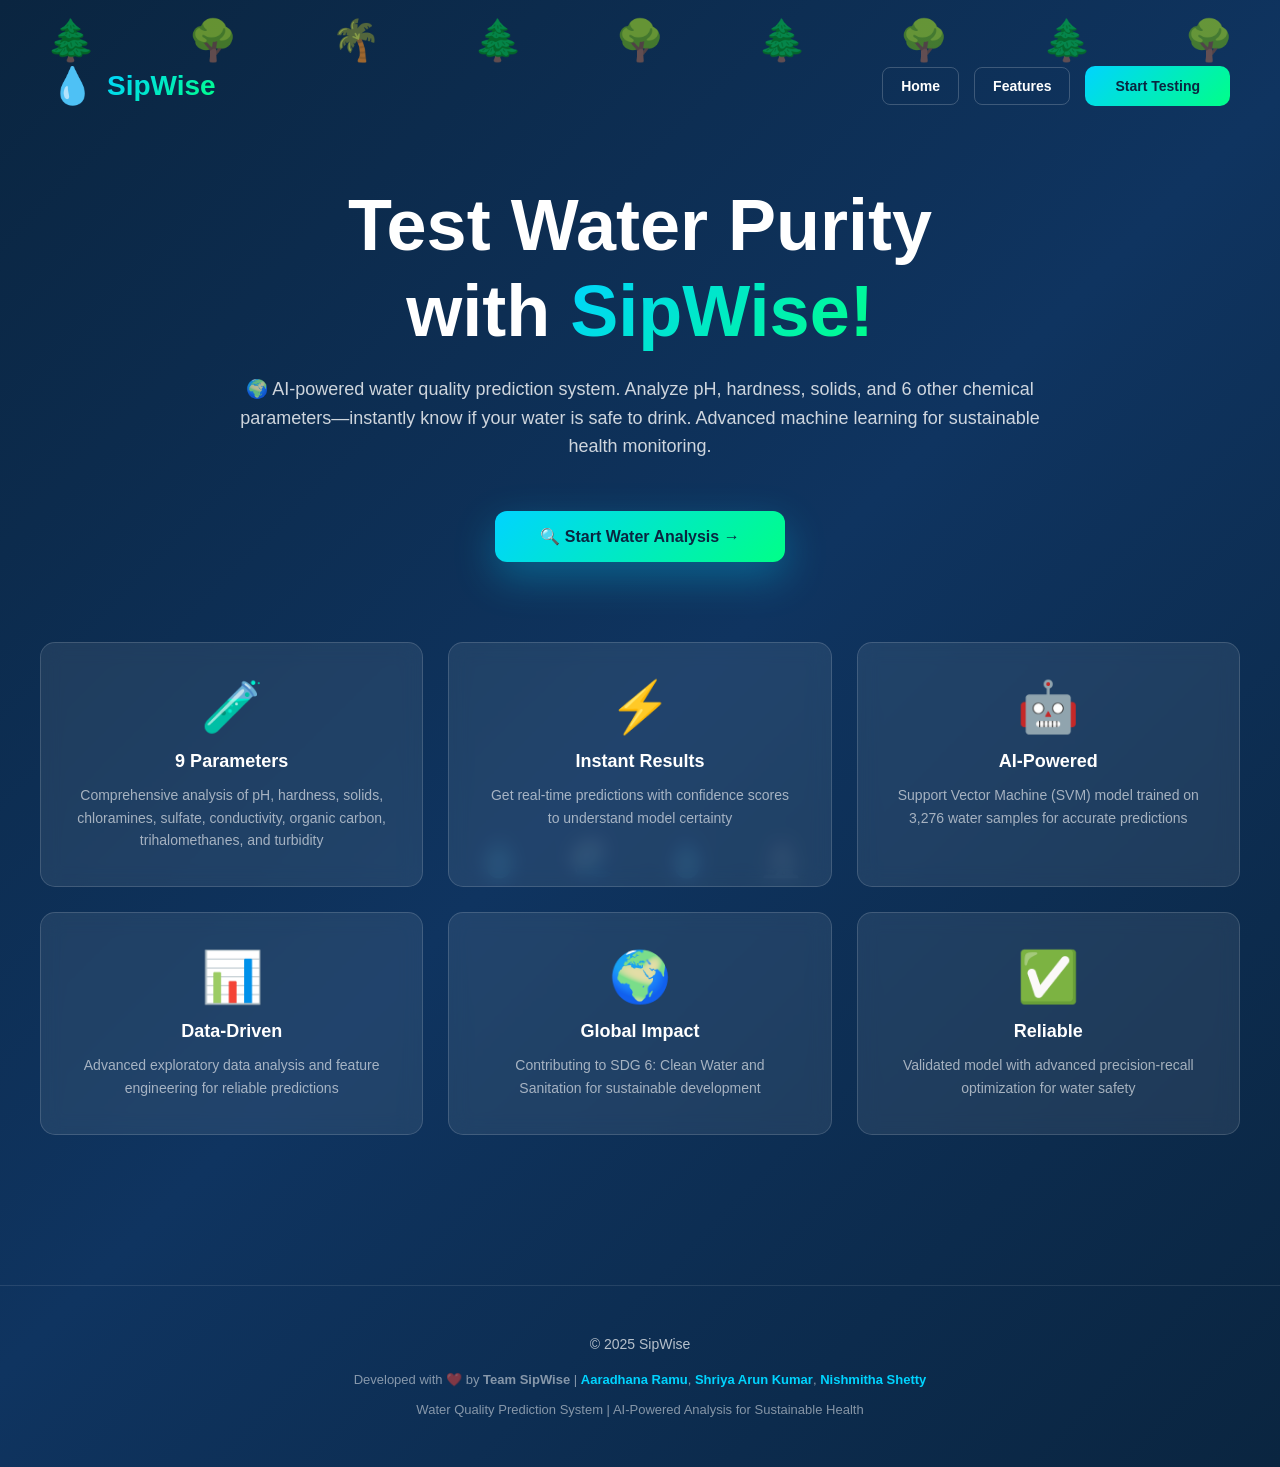
<file: Templates/index.html>
<!DOCTYPE html>
<html lang="en">
<head>
    <meta charset="UTF-8">
    <meta name="viewport" content="width=device-width, initial-scale=1.0">
    <title>SipWise - Home</title>
    <style>
        * { margin: 0; padding: 0; box-sizing: border-box; }

        @keyframes float {
            0%, 100% { transform: translateY(0px) rotate(0deg); }
            50% { transform: translateY(-15px) rotate(5deg); }
        }

        @keyframes fadeInUp {
            from { opacity: 0; transform: translateY(30px); }
            to { opacity: 1; transform: translateY(0); }
        }

        body {
            font-family: 'Segoe UI', -apple-system, BlinkMacSystemFont, sans-serif;
            background: linear-gradient(135deg, #0a2540 0%, #0f3460 50%, #0a2540 100%);
            min-height: 100vh;
            display: flex;
            flex-direction: column;
            color: white;
            position: relative;
            overflow-x: hidden;
        }

        /* Floating trees/emojis at top */
        .top-emojis {
            position: absolute;
            top: 0;
            left: 0;
            right: 0;
            height: 80px;
            display: flex;
            justify-content: space-around;
            align-items: center;
            font-size: 40px;
            opacity: 0.7;
            z-index: 1;
            pointer-events: none;
        }

        .top-emojis span {
            animation: float 6s ease-in-out infinite;
        }

        .top-emojis span:nth-child(1) { animation-delay: 0s; }
        .top-emojis span:nth-child(2) { animation-delay: 0.5s; }
        .top-emojis span:nth-child(3) { animation-delay: 1s; }
        .top-emojis span:nth-child(4) { animation-delay: 1.5s; }
        .top-emojis span:nth-child(5) { animation-delay: 2s; }
        .top-emojis span:nth-child(6) { animation-delay: 2.5s; }
        .top-emojis span:nth-child(7) { animation-delay: 3s; }
        .top-emojis span:nth-child(8) { animation-delay: 3.5s; }
        .top-emojis span:nth-child(9) { animation-delay: 4s; }

        /* Header */
        header {
            padding: 25px 50px;
            display: flex;
            justify-content: space-between;
            align-items: center;
            position: relative;
            z-index: 100;
            margin-top: 40px;
        }

        .logo {
            display: flex;
            align-items: center;
            gap: 12px;
            font-size: 28px;
            font-weight: 700;
            animation: fadeInUp 0.8s ease-out;
        }

        .logo-icon {
            font-size: 36px;
            animation: float 3s ease-in-out infinite;
        }

        .logo-text {
            background: linear-gradient(135deg, #00d4ff 0%, #00ff88 100%);
            -webkit-background-clip: text;
            -webkit-text-fill-color: transparent;
            background-clip: text;
        }

        .nav-links {
            display: flex;
            gap: 15px;
            align-items: center;
            animation: fadeInUp 1s ease-out;
        }

        .nav-link {
            color: white;
            text-decoration: none;
            font-size: 14px;
            font-weight: 600;
            padding: 10px 18px;
            border-radius: 8px;
            transition: all 0.3s ease;
            border: 1px solid rgba(255, 255, 255, 0.2);
        }

        .nav-link:hover {
            background: rgba(255, 255, 255, 0.1);
            border-color: #00d4ff;
        }

        .start-btn {
            background: linear-gradient(135deg, #00d4ff 0%, #00ff88 100%);
            color: #0a2540;
            padding: 12px 30px;
            border: none;
            border-radius: 10px;
            font-size: 14px;
            font-weight: 700;
            cursor: pointer;
            transition: all 0.3s ease;
            text-decoration: none;
            display: inline-block;
        }

        .start-btn:hover {
            background: #00ff88;
            transform: translateY(-3px);
            box-shadow: 0 10px 30px rgba(0, 255, 136, 0.4);
        }

        /* Hero Section */
        .hero {
            flex: 1;
            display: flex;
            flex-direction: column;
            justify-content: center;
            align-items: center;
            text-align: center;
            padding: 50px 30px;
            position: relative;
            z-index: 10;
        }

        h1 {
            font-size: 72px;
            font-weight: 800;
            margin-bottom: 20px;
            line-height: 1.2;
            animation: fadeInUp 0.8s ease-out;
        }

        .gradient-text {
            background: linear-gradient(135deg, #00d4ff 0%, #00ff88 100%);
            -webkit-background-clip: text;
            -webkit-text-fill-color: transparent;
            background-clip: text;
        }

        .subtitle {
            font-size: 18px;
            color: rgba(255, 255, 255, 0.8);
            max-width: 800px;
            margin: 0 auto 50px;
            line-height: 1.6;
            animation: fadeInUp 1s ease-out;
        }

        .cta-button {
            background: linear-gradient(135deg, #00d4ff 0%, #00ff88 100%);
            color: #0a2540;
            padding: 16px 45px;
            border: none;
            border-radius: 12px;
            font-size: 16px;
            font-weight: 700;
            cursor: pointer;
            transition: all 0.3s ease;
            text-decoration: none;
            display: inline-block;
            box-shadow: 0 15px 40px rgba(0, 212, 255, 0.3);
            animation: fadeInUp 1.2s ease-out;
        }

        .cta-button:hover {
            transform: translateY(-5px);
            box-shadow: 0 20px 50px rgba(0, 212, 255, 0.5);
        }

        /* Features Grid */
        .features {
            display: grid;
            grid-template-columns: repeat(auto-fit, minmax(300px, 1fr));
            gap: 25px;
            max-width: 1200px;
            width: 100%;
            margin-top: 80px;
            animation: fadeInUp 1.4s ease-out;
        }

        .feature-card {
            background: rgba(255, 255, 255, 0.08);
            backdrop-filter: blur(10px);
            border: 1px solid rgba(255, 255, 255, 0.15);
            padding: 35px;
            border-radius: 15px;
            text-align: center;
            transition: all 0.3s ease;
            cursor: pointer;
        }

        .feature-card:hover {
            background: rgba(255, 255, 255, 0.12);
            border-color: #00d4ff;
            transform: translateY(-10px);
            box-shadow: 0 10px 30px rgba(0, 212, 255, 0.2);
        }

        .feature-icon {
            font-size: 50px;
            margin-bottom: 15px;
            display: block;
        }

        .feature-title {
            font-size: 18px;
            font-weight: 700;
            margin-bottom: 12px;
            color: white;
        }

        .feature-text {
            font-size: 14px;
            color: rgba(255, 255, 255, 0.6);
            line-height: 1.6;
        }

        /* Footer */
        footer {
            margin-top: 100px;
            padding: 50px 30px;
            text-align: center;
            border-top: 1px solid rgba(255, 255, 255, 0.1);
            position: relative;
            z-index: 10;
        }

        .footer-content {
            max-width: 1200px;
            margin: 0 auto;
        }

        .footer-title {
            font-size: 14px;
            color: rgba(255, 255, 255, 0.7);
            margin-bottom: 20px;
        }

        .footer-text {
            font-size: 13px;
            color: rgba(255, 255, 255, 0.5);
            margin-top: 15px;
        }

        .footer-text a {
            color: #00d4ff;
            text-decoration: none;
            font-weight: 600;
        }

        .footer-text a:hover {
            text-decoration: underline;
        }

        .bottom-emojis {
            position: fixed;
            bottom: 20px;
            left: 0;
            right: 0;
            display: flex;
            justify-content: center;
            gap: 50px;
            font-size: 35px;
            opacity: 0.15;
            z-index: 1;
            pointer-events: none;
        }

        .bottom-emojis span {
            animation: float 5s ease-in-out infinite;
        }

        .bottom-emojis span:nth-child(1) { animation-delay: 0s; }
        .bottom-emojis span:nth-child(2) { animation-delay: 0.5s; }
        .bottom-emojis span:nth-child(3) { animation-delay: 1s; }
        .bottom-emojis span:nth-child(4) { animation-delay: 1.5s; }

        @media (max-width: 768px) {
            h1 { font-size: 42px; }
            .subtitle { font-size: 16px; }
            header { padding: 20px 25px; flex-direction: column; gap: 20px; }
            .nav-links { flex-direction: column; width: 100%; }
            .nav-link, .start-btn { width: 100%; text-align: center; }
            .features { margin-top: 50px; }
            footer { padding: 30px 20px; }
        }
    </style>
</head>
<body>
    <!-- Top floating emojis/trees -->
    <div class="top-emojis">
        <span>🌲</span>
        <span>🌳</span>
        <span>🌴</span>
        <span>🌲</span>
        <span>🌳</span>
        <span>🌲</span>
        <span>🌳</span>
        <span>🌲</span>
        <span>🌳</span>
    </div>

    <!-- Header -->
    <header>
        <div class="logo">
            <span class="logo-icon">💧</span>
            <span class="logo-text">SipWise</span>
        </div>
        <div class="nav-links">
            <a href="/" class="nav-link">Home</a>
            <a href="#features" class="nav-link">Features</a>
            <a href="/predict" class="start-btn">Start Testing</a>
        </div>
    </header>

    <!-- Hero Section -->
    <main class="hero">
        <h1>
            Test Water Purity<br>
            with <span class="gradient-text">SipWise!</span>
        </h1>
        
        <p class="subtitle">
            🌍 AI-powered water quality prediction system. Analyze pH, hardness, solids, and 6 other chemical parameters—instantly know if your water is safe to drink. Advanced machine learning for sustainable health monitoring.
        </p>

        <a href="/predict" class="cta-button">🔍 Start Water Analysis →</a>

        <!-- Features Grid -->
        <div class="features" id="features">
            <div class="feature-card">
                <span class="feature-icon">🧪</span>
                <div class="feature-title">9 Parameters</div>
                <div class="feature-text">Comprehensive analysis of pH, hardness, solids, chloramines, sulfate, conductivity, organic carbon, trihalomethanes, and turbidity</div>
            </div>

            <div class="feature-card">
                <span class="feature-icon">⚡</span>
                <div class="feature-title">Instant Results</div>
                <div class="feature-text">Get real-time predictions with confidence scores to understand model certainty</div>
            </div>

            <div class="feature-card">
                <span class="feature-icon">🤖</span>
                <div class="feature-title">AI-Powered</div>
                <div class="feature-text">Support Vector Machine (SVM) model trained on 3,276 water samples for accurate predictions</div>
            </div>

            <div class="feature-card">
                <span class="feature-icon">📊</span>
                <div class="feature-title">Data-Driven</div>
                <div class="feature-text">Advanced exploratory data analysis and feature engineering for reliable predictions</div>
            </div>

            <div class="feature-card">
                <span class="feature-icon">🌍</span>
                <div class="feature-title">Global Impact</div>
                <div class="feature-text">Contributing to SDG 6: Clean Water and Sanitation for sustainable development</div>
            </div>

            <div class="feature-card">
                <span class="feature-icon">✅</span>
                <div class="feature-title">Reliable</div>
                <div class="feature-text">Validated model with advanced precision-recall optimization for water safety</div>
            </div>
        </div>
    </main>

    <!-- Footer -->
    <footer>
        <div class="footer-content">
            <div class="footer-title">© 2025 SipWise</div>
            <div class="footer-text">
                Developed with ❤️ by <strong>Team SipWise</strong> | 
                <a href="#">Aaradhana Ramu</a>, 
                <a href="#">Shriya Arun Kumar</a>, 
                <a href="#">Nishmitha Shetty</a>
            </div>
            <div class="footer-text">
                Water Quality Prediction System | AI-Powered Analysis for Sustainable Health
            </div>
        </div>
    </footer>

    <!-- Bottom floating emojis -->
    <div class="bottom-emojis">
        <span>💧</span>
        <span>🌊</span>
        <span>💧</span>
        <span>🔬</span>
    </div>
</body>
</html>
</file>
